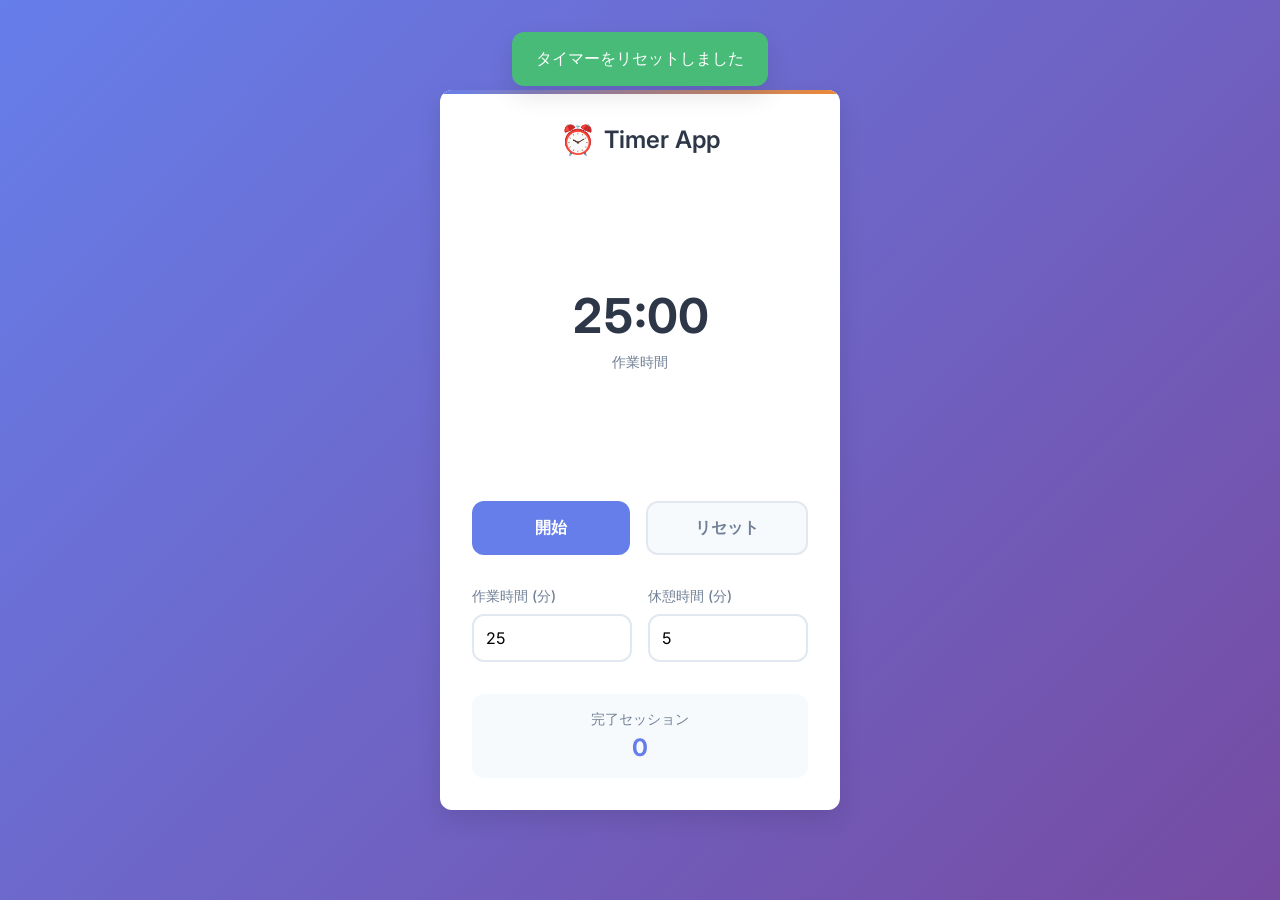
<file: index.html>
<!DOCTYPE html>
<html lang="ja">
<head>
    <meta charset="UTF-8">
    <meta name="viewport" content="width=device-width, initial-scale=1.0">
    <title>Timer App - モダンタイマーアプリケーション</title>
    <link rel="stylesheet" href="styles.css">
    <link href="https://fonts.googleapis.com/css2?family=Inter:wght@300;400;500;600;700&display=swap" rel="stylesheet">
</head>
<body>
    <div class="app-container">
        <header class="app-header">
            <h1 class="app-title">
                <span class="icon">⏰</span>
                Timer App
            </h1>
        </header>

        <main class="timer-container">
            <div class="timer-display">
                <div class="time-circle">
                    <svg class="progress-ring" width="280" height="280">
                        <circle class="progress-ring-circle" cx="140" cy="140" r="120"></circle>
                    </svg>
                    <div class="time-text">
                        <span id="display">25:00</span>
                        <div class="time-label" id="timer-label">作業時間</div>
                    </div>
                </div>
            </div>

            <div class="timer-controls">
                <button id="start-pause-btn" class="btn btn-primary">
                    <span id="start-pause-text">開始</span>
                </button>
                <button id="reset-btn" class="btn btn-secondary">
                    リセット
                </button>
            </div>

            <div class="timer-settings">
                <div class="setting-group">
                    <label for="work-time">作業時間 (分)</label>
                    <input type="number" id="work-time" min="1" max="60" value="25">
                </div>
                <div class="setting-group">
                    <label for="break-time">休憩時間 (分)</label>
                    <input type="number" id="break-time" min="1" max="30" value="5">
                </div>
            </div>

            <div class="session-info">
                <div class="session-counter">
                    <span class="counter-label">完了セッション</span>
                    <span id="session-count">0</span>
                </div>
            </div>
        </main>

        <div class="notification" id="notification">
            <div class="notification-content">
                <span id="notification-text"></span>
            </div>
        </div>
    </div>

    <script src="script.js"></script>
</body>
</html>
</file>
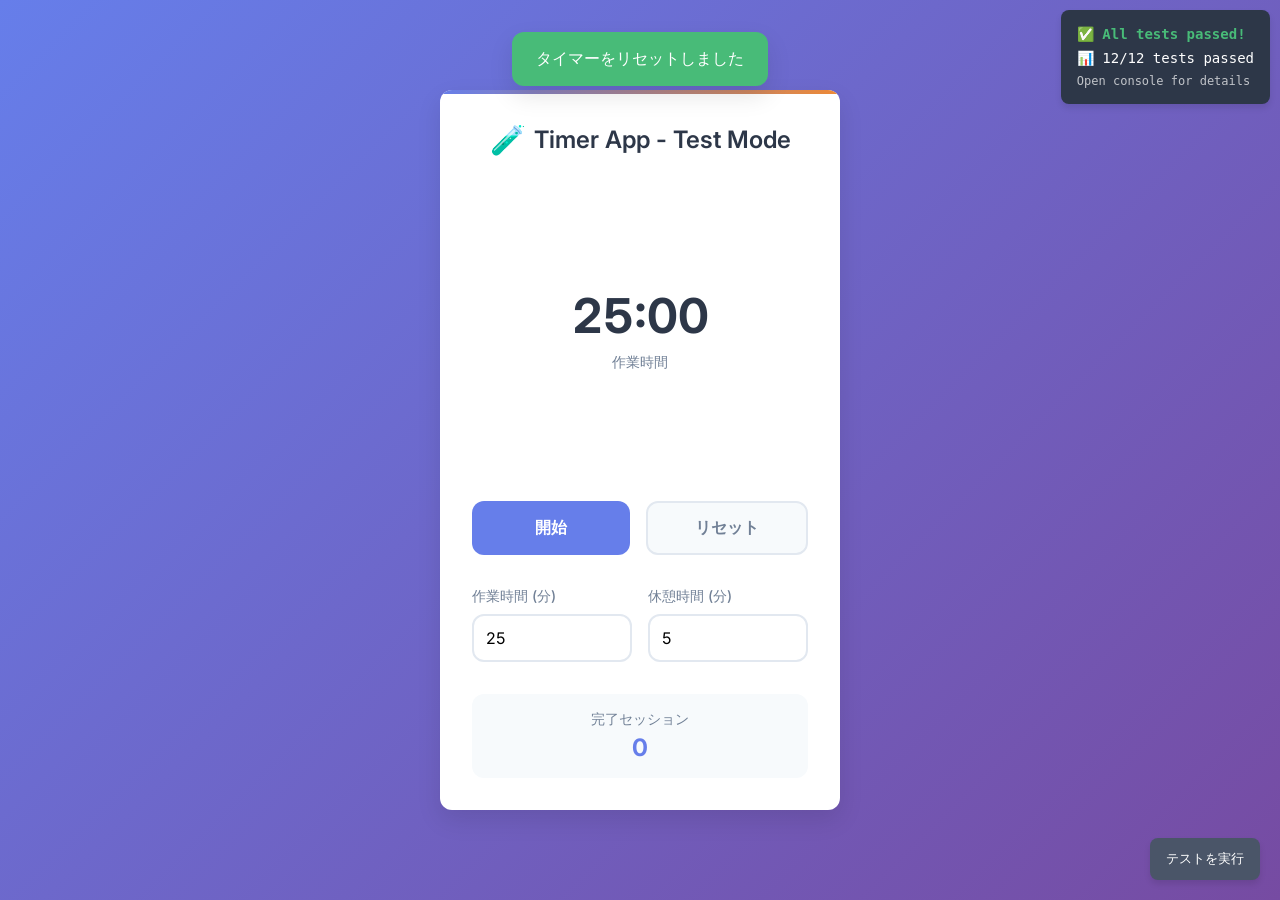
<file: test.html>
<!DOCTYPE html>
<html lang="ja">
<head>
    <meta charset="UTF-8">
    <meta name="viewport" content="width=device-width, initial-scale=1.0">
    <title>Timer App - Test Suite</title>
    <link rel="stylesheet" href="styles.css">
    <link href="https://fonts.googleapis.com/css2?family=Inter:wght@300;400;500;600;700&display=swap" rel="stylesheet">
    <style>
        .test-controls {
            position: fixed;
            bottom: 20px;
            right: 20px;
            z-index: 1000;
        }
        
        .test-btn {
            background: #4a5568;
            color: white;
            border: none;
            padding: 0.75rem 1rem;
            border-radius: 8px;
            cursor: pointer;
            font-family: 'Inter', sans-serif;
            font-weight: 500;
            box-shadow: 0 4px 6px rgba(0, 0, 0, 0.1);
            transition: all 0.2s ease;
        }
        
        .test-btn:hover {
            background: #2d3748;
            transform: translateY(-2px);
        }
    </style>
</head>
<body>
    <div class="app-container">
        <header class="app-header">
            <h1 class="app-title">
                <span class="icon">🧪</span>
                Timer App - Test Mode
            </h1>
        </header>

        <main class="timer-container">
            <div class="timer-display">
                <div class="time-circle">
                    <svg class="progress-ring" width="280" height="280">
                        <circle class="progress-ring-circle" cx="140" cy="140" r="120"></circle>
                    </svg>
                    <div class="time-text">
                        <span id="display">25:00</span>
                        <div class="time-label" id="timer-label">作業時間</div>
                    </div>
                </div>
            </div>

            <div class="timer-controls">
                <button id="start-pause-btn" class="btn btn-primary">
                    <span id="start-pause-text">開始</span>
                </button>
                <button id="reset-btn" class="btn btn-secondary">
                    リセット
                </button>
            </div>

            <div class="timer-settings">
                <div class="setting-group">
                    <label for="work-time">作業時間 (分)</label>
                    <input type="number" id="work-time" min="1" max="60" value="25">
                </div>
                <div class="setting-group">
                    <label for="break-time">休憩時間 (分)</label>
                    <input type="number" id="break-time" min="1" max="30" value="5">
                </div>
            </div>

            <div class="session-info">
                <div class="session-counter">
                    <span class="counter-label">完了セッション</span>
                    <span id="session-count">0</span>
                </div>
            </div>
        </main>

        <div class="notification" id="notification">
            <div class="notification-content">
                <span id="notification-text"></span>
            </div>
        </div>
    </div>

    <div class="test-controls">
        <button class="test-btn" onclick="runTests()">テストを実行</button>
    </div>

    <script src="script.js"></script>
    <script src="test.js"></script>
</body>
</html>
</file>
<file: styles.css>
/* Timer App Styles */
:root {
    --primary-color: #667eea;
    --primary-dark: #5a67d8;
    --secondary-color: #ed8936;
    --success-color: #48bb78;
    --danger-color: #f56565;
    --text-primary: #2d3748;
    --text-secondary: #718096;
    --bg-primary: #ffffff;
    --bg-secondary: #f7fafc;
    --border-color: #e2e8f0;
    --shadow: 0 10px 25px rgba(0, 0, 0, 0.1);
    --shadow-hover: 0 15px 35px rgba(0, 0, 0, 0.15);
    --border-radius: 12px;
    --font-family: 'Inter', -apple-system, BlinkMacSystemFont, 'Segoe UI', Roboto, sans-serif;
}

* {
    margin: 0;
    padding: 0;
    box-sizing: border-box;
}

body {
    font-family: var(--font-family);
    background: linear-gradient(135deg, #667eea 0%, #764ba2 100%);
    min-height: 100vh;
    display: flex;
    align-items: center;
    justify-content: center;
    color: var(--text-primary);
}

.app-container {
    background: var(--bg-primary);
    border-radius: var(--border-radius);
    box-shadow: var(--shadow);
    padding: 2rem;
    width: 90%;
    max-width: 400px;
    position: relative;
    overflow: hidden;
}

.app-container::before {
    content: '';
    position: absolute;
    top: 0;
    left: 0;
    right: 0;
    height: 4px;
    background: linear-gradient(90deg, var(--primary-color), var(--secondary-color));
    border-radius: var(--border-radius) var(--border-radius) 0 0;
}

.app-header {
    text-align: center;
    margin-bottom: 2rem;
}

.app-title {
    font-size: 1.5rem;
    font-weight: 600;
    color: var(--text-primary);
    display: flex;
    align-items: center;
    justify-content: center;
    gap: 0.5rem;
}

.icon {
    font-size: 1.8rem;
}

.timer-container {
    display: flex;
    flex-direction: column;
    align-items: center;
    gap: 2rem;
}

.timer-display {
    position: relative;
    display: flex;
    align-items: center;
    justify-content: center;
}

.time-circle {
    position: relative;
    display: flex;
    align-items: center;
    justify-content: center;
}

.progress-ring {
    transform: rotate(-90deg);
}

.progress-ring-circle {
    stroke: var(--border-color);
    stroke-width: 8;
    fill: transparent;
    stroke-linecap: round;
    transition: stroke-dasharray 1s ease-in-out;
}

.progress-ring-circle.active {
    stroke: var(--primary-color);
}

.time-text {
    position: absolute;
    text-align: center;
}

#display {
    font-size: 3rem;
    font-weight: 700;
    color: var(--text-primary);
    font-variant-numeric: tabular-nums;
}

.time-label {
    font-size: 0.9rem;
    color: var(--text-secondary);
    margin-top: 0.5rem;
    font-weight: 500;
}

.timer-controls {
    display: flex;
    gap: 1rem;
    width: 100%;
}

.btn {
    padding: 0.875rem 1.5rem;
    border: none;
    border-radius: var(--border-radius);
    font-family: var(--font-family);
    font-size: 1rem;
    font-weight: 600;
    cursor: pointer;
    transition: all 0.2s ease;
    flex: 1;
    display: flex;
    align-items: center;
    justify-content: center;
    gap: 0.5rem;
}

.btn:hover {
    transform: translateY(-2px);
    box-shadow: var(--shadow-hover);
}

.btn:active {
    transform: translateY(0);
}

.btn-primary {
    background: var(--primary-color);
    color: white;
}

.btn-primary:hover {
    background: var(--primary-dark);
}

.btn-secondary {
    background: var(--bg-secondary);
    color: var(--text-secondary);
    border: 2px solid var(--border-color);
}

.btn-secondary:hover {
    background: var(--border-color);
    color: var(--text-primary);
}

.btn.pause {
    background: var(--secondary-color);
}

.btn.pause:hover {
    background: #d69e2e;
}

.timer-settings {
    display: grid;
    grid-template-columns: 1fr 1fr;
    gap: 1rem;
    width: 100%;
}

.setting-group {
    display: flex;
    flex-direction: column;
    gap: 0.5rem;
}

.setting-group label {
    font-size: 0.875rem;
    font-weight: 500;
    color: var(--text-secondary);
}

.setting-group input {
    padding: 0.75rem;
    border: 2px solid var(--border-color);
    border-radius: var(--border-radius);
    font-family: var(--font-family);
    font-size: 1rem;
    background: var(--bg-primary);
    transition: border-color 0.2s ease;
}

.setting-group input:focus {
    outline: none;
    border-color: var(--primary-color);
}

.session-info {
    background: var(--bg-secondary);
    padding: 1rem;
    border-radius: var(--border-radius);
    width: 100%;
    text-align: center;
}

.session-counter {
    display: flex;
    flex-direction: column;
    gap: 0.25rem;
}

.counter-label {
    font-size: 0.875rem;
    color: var(--text-secondary);
    font-weight: 500;
}

#session-count {
    font-size: 1.5rem;
    font-weight: 700;
    color: var(--primary-color);
}

.notification {
    position: fixed;
    top: 2rem;
    left: 50%;
    transform: translateX(-50%) translateY(-100px);
    background: var(--success-color);
    color: white;
    padding: 1rem 1.5rem;
    border-radius: var(--border-radius);
    box-shadow: var(--shadow);
    z-index: 1000;
    opacity: 0;
    transition: all 0.3s ease;
}

.notification.show {
    opacity: 1;
    transform: translateX(-50%) translateY(0);
}

.notification.error {
    background: var(--danger-color);
}

/* Dark mode support */
@media (prefers-color-scheme: dark) {
    :root {
        --text-primary: #f7fafc;
        --text-secondary: #a0aec0;
        --bg-primary: #2d3748;
        --bg-secondary: #4a5568;
        --border-color: #4a5568;
    }
    
    body {
        background: linear-gradient(135deg, #2d3748 0%, #4a5568 100%);
    }
}

/* Responsive design */
@media (max-width: 480px) {
    .app-container {
        padding: 1.5rem;
        width: 95%;
    }
    
    #display {
        font-size: 2.5rem;
    }
    
    .timer-settings {
        grid-template-columns: 1fr;
    }
    
    .timer-controls {
        flex-direction: column;
    }
}

/* Animation classes */
.pulse {
    animation: pulse 2s infinite;
}

@keyframes pulse {
    0%, 100% {
        transform: scale(1);
    }
    50% {
        transform: scale(1.05);
    }
}

.shake {
    animation: shake 0.5s;
}

@keyframes shake {
    0%, 100% { transform: translateX(0); }
    10%, 30%, 50%, 70%, 90% { transform: translateX(-5px); }
    20%, 40%, 60%, 80% { transform: translateX(5px); }
}
</file>
